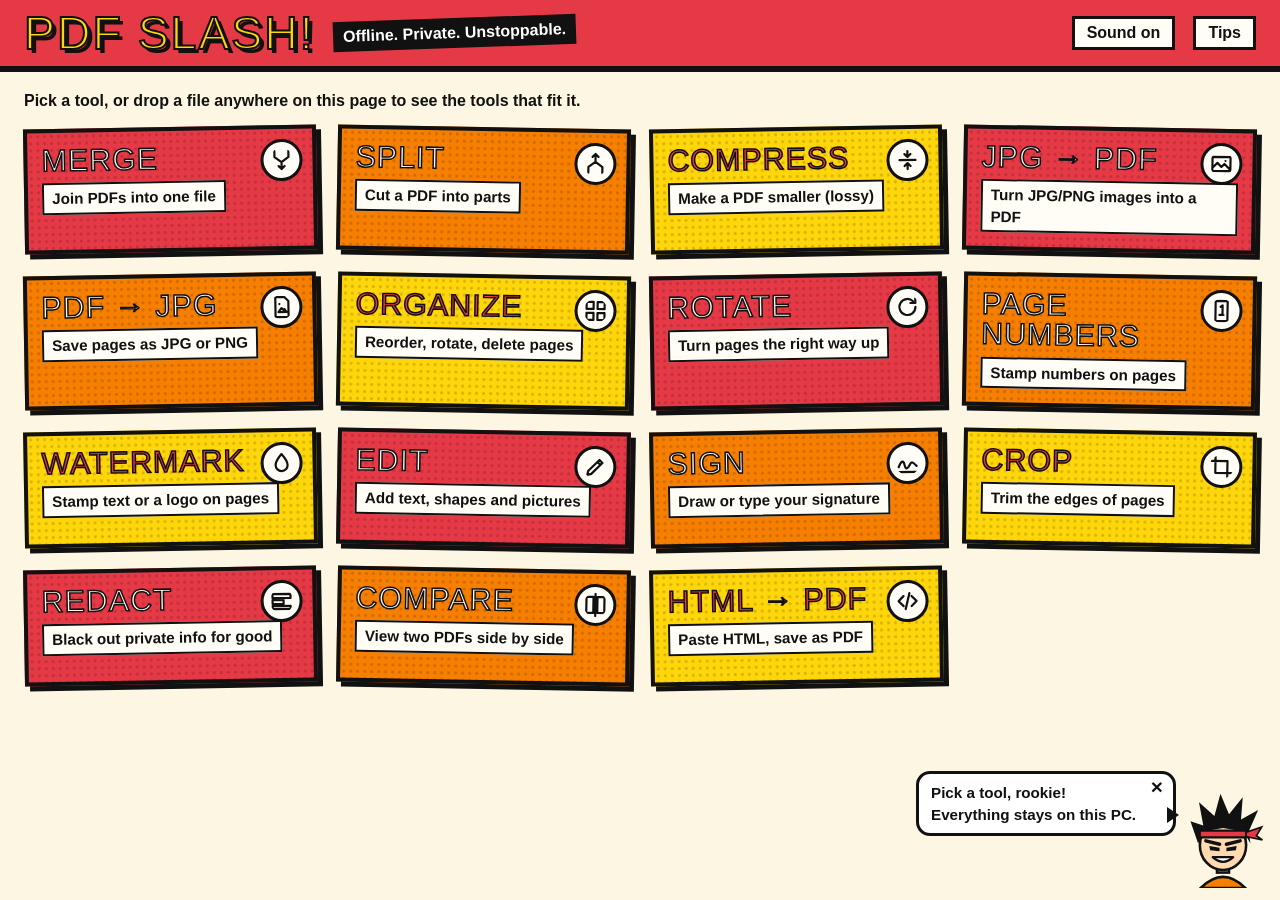
<file: index.html>
<!doctype html>
<html lang="en">
<head>
<meta charset="utf-8">
<meta name="viewport" content="width=device-width, initial-scale=1">
<title>PDF Slash!</title>
<link rel="icon" href="icon.ico">
<link rel="stylesheet" href="style.css">
</head>
<body>

<header class="top">
  <a class="logo" href="#/">PDF SLASH!</a>
  <span class="tagline">Offline. Private. Unstoppable.</span>
  <button class="head-btn" id="sound-btn" type="button" aria-pressed="true">Sound on</button>
  <button class="head-btn" id="tips-btn" type="button" aria-pressed="true">Tips</button>
</header>

<main id="home">
  <div class="filter" id="filter" hidden>
    <span>Tools for <b id="filter-name"></b></span>
    <button type="button" id="filter-clear">Show all tools</button>
  </div>
  <p class="hint" id="home-hint">Pick a tool, or drop a file anywhere on this page to see the tools that fit it.</p>
  <nav class="grid" id="grid" aria-label="Tools"></nav>
</main>

<svg id="speed" viewBox="0 0 200 200" preserveAspectRatio="xMidYMid slice" aria-hidden="true" hidden><path d="M145 100L260 99L260 103ZM148 109L257 129L257 131ZM153 119L251 154L249 158ZM154 129L242 174L240 178ZM146 136L228 196L225 200ZM134 135L211 215L209 217ZM135 149L196 228L192 231ZM117 139L166 246L163 247ZM117 159L145 254L142 254ZM107 164L120 259L116 259ZM97 142L92 260L87 260ZM87 158L67 257L64 256ZM86 137L45 250L39 248ZM76 147L29 243L25 241ZM60 153L6 229L1 226ZM66 132L-15 212L-18 208ZM51 132L-33 189L-35 186ZM46 126L-44 170L-45 167ZM52 112L-55 141L-56 136ZM43 105L-59 117L-60 111ZM49 98L-60 99L-60 92ZM54 91L-57 72L-57 69ZM54 83L-51 47L-50 43ZM66 81L-42 26L-39 20ZM62 71L-28 4L-24 -1ZM65 63L-11 -15L-8 -18ZM71 59L4 -28L9 -32ZM73 38L35 -46L40 -48ZM84 38L57 -54L61 -55ZM93 54L72 -58L79 -59ZM101 57L100 -60L106 -60ZM107 60L128 -58L131 -57ZM121 42L152 -51L156 -50ZM130 46L176 -41L181 -38ZM125 70L199 -25L205 -21ZM135 65L213 -14L216 -10ZM133 78L232 10L236 15ZM140 82L246 34L247 36ZM141 88L252 51L254 57ZM165 91L258 76L259 82Z"/></svg>

<main id="tool" hidden></main>

<aside class="mascot" id="mascot">
  <div class="bubble">
    <p id="tip">Pick a tool, rookie! Everything stays on this PC.</p>
    <button type="button" class="bubble-x" id="mascot-x" aria-label="Hide tips">&times;</button>
  </div>
  <!-- Original hero: spiky hair, red headband, big grin. -->
  <svg class="hero" viewBox="0 0 100 112" aria-hidden="true">
    <path d="M24 112 Q50 86 76 112Z" fill="#f77f00" stroke="#111" stroke-width="3"/>
    <rect x="43" y="82" width="14" height="12" fill="#ffd9b0" stroke="#111" stroke-width="3"/>
    <ellipse cx="50" cy="62" rx="27" ry="29" fill="#ffd9b0" stroke="#111" stroke-width="3"/>
    <path d="M21 60 12 34 27 39 22 12 40 28 47 2 57 26 73 6 71 32 91 21 80 46 82 60 74 46 50 42 27 46Z" fill="#111"/>
    <path d="M23 45h54v8H23z" fill="#e63946" stroke="#111" stroke-width="2.5"/>
    <path d="M77 47 95 41 89 51 96 56 77 52Z" fill="#e63946" stroke="#111" stroke-width="2"/>
    <path d="M30 57 46 61M70 57 54 61" stroke="#111" stroke-width="4" stroke-linecap="round"/>
    <path d="M34 63 46 65 46 69 35 68ZM66 63 54 65 54 69 65 68Z" fill="#111"/>
    <path d="M38 76Q50 87 62 76Z" fill="#fff" stroke="#111" stroke-width="2.5" stroke-linejoin="round"/>
  </svg>
</aside>

<div class="burst" id="burst" aria-hidden="true">
  <svg viewBox="0 0 100 100"><polygon points="100,50 83,57 92,67 78,69 85,85 69,78 67,92 57,83 50,100 43,83 33,92 31,78 15,85 22,69 8,67 17,57 0,50 17,43 8,33 22,31 15,15 31,22 33,8 43,17 50,0 57,17 67,8 69,22 85,15 78,31 92,33 83,43"/></svg>
  <span id="burst-text">DONE!</span>
</div>

<div class="modal" id="modal" hidden>
  <div class="modal-box" role="dialog" aria-modal="true" aria-labelledby="modal-msg">
    <p id="modal-msg"></p>
    <div class="modal-btns">
      <button type="button" class="btn red" id="modal-yes">Yes, go</button>
      <button type="button" class="btn" id="modal-no">Cancel</button>
    </div>
  </div>
</div>

<script src="app.js"></script>
</body>
</html>
</file>
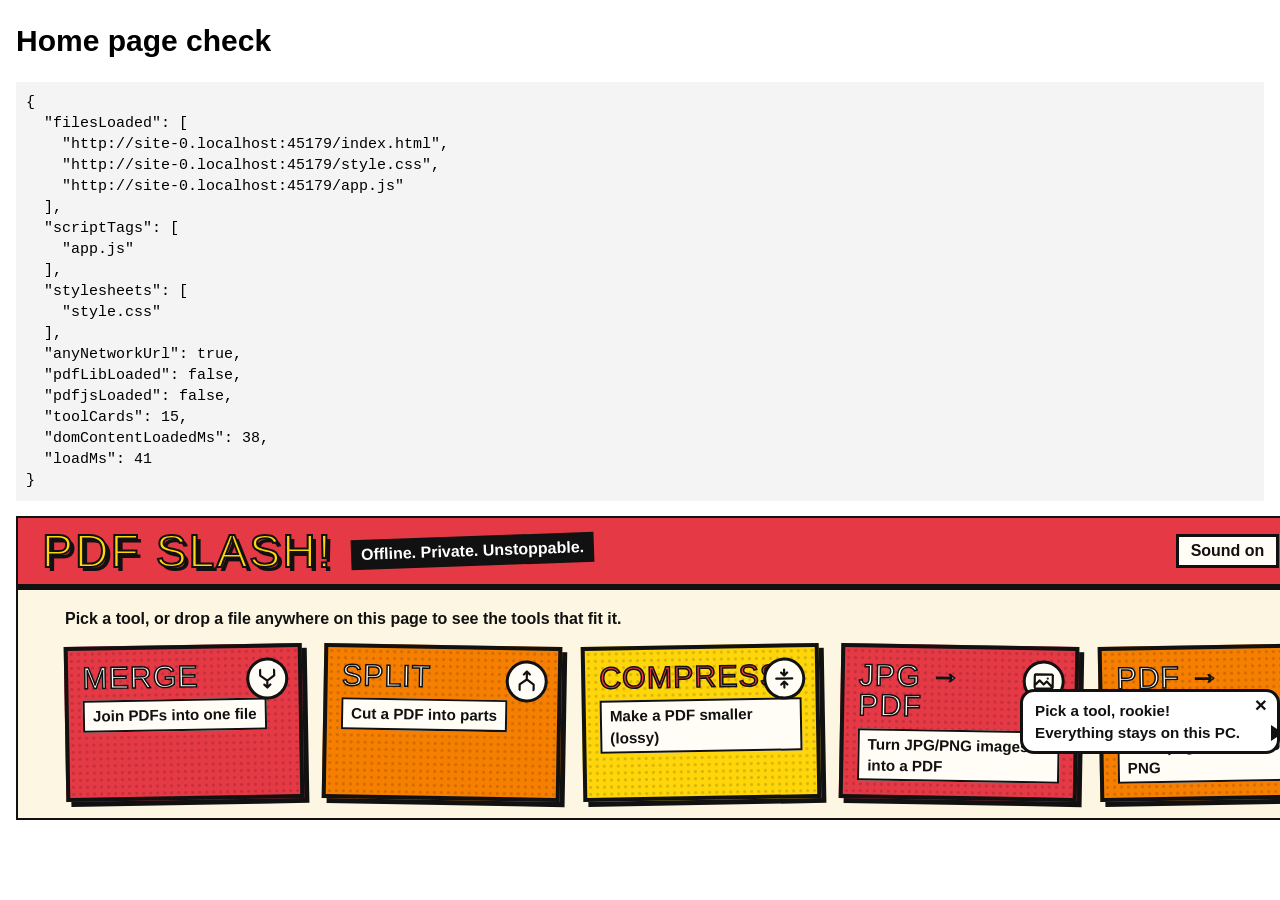
<file: test-files/check-home.html>
<!doctype html>
<html lang="en">
<head>
<meta charset="utf-8">
<title>Home page check</title>
<style>body{font:15px/1.4 "Segoe UI",Arial,sans-serif;margin:16px}iframe{width:1366px;height:300px;border:2px solid #111}pre{background:#f4f4f4;padding:10px}</style>
</head>
<body>
<!-- Test helper: loads the home page in a frame and lists every file it loaded.
     Needs a browser started with --allow-file-access-from-files to read the frame from file://. -->
<h1>Home page check</h1>
<pre id="out">running…</pre>
<iframe id="f" src="../index.html"></iframe>
<script>
document.getElementById('f').onload = function () {
  const out = document.getElementById('out');
  try {
    const w = this.contentWindow;
    const nav = w.performance.getEntriesByType('navigation')[0];
    const files = [nav.name].concat(w.performance.getEntriesByType('resource').map(r => r.name));
    out.textContent = JSON.stringify({
      filesLoaded: files.map(u => decodeURIComponent(u).replace(/^.*anime-pdf\//, '')),
      // file:// sub-files don't get timing entries, so also list every script and stylesheet tag on the page.
      scriptTags: [...w.document.scripts].map(s => s.getAttribute('src')),
      stylesheets: [...w.document.querySelectorAll('link[rel=stylesheet]')].map(l => l.getAttribute('href')),
      anyNetworkUrl: files.some(u => /^https?:/.test(u)),
      pdfLibLoaded: typeof w.PDFLib !== 'undefined',
      pdfjsLoaded: typeof w.pdfjsLib !== 'undefined',
      toolCards: w.document.querySelectorAll('#grid a.card').length,
      domContentLoadedMs: Math.round(nav.domContentLoadedEventEnd),
      loadMs: Math.round(nav.loadEventEnd)
    }, null, 2);
  } catch (e) {
    out.textContent = 'Could not read the frame: ' + e.message;
  }
};
</script>
</body>
</html>
</file>
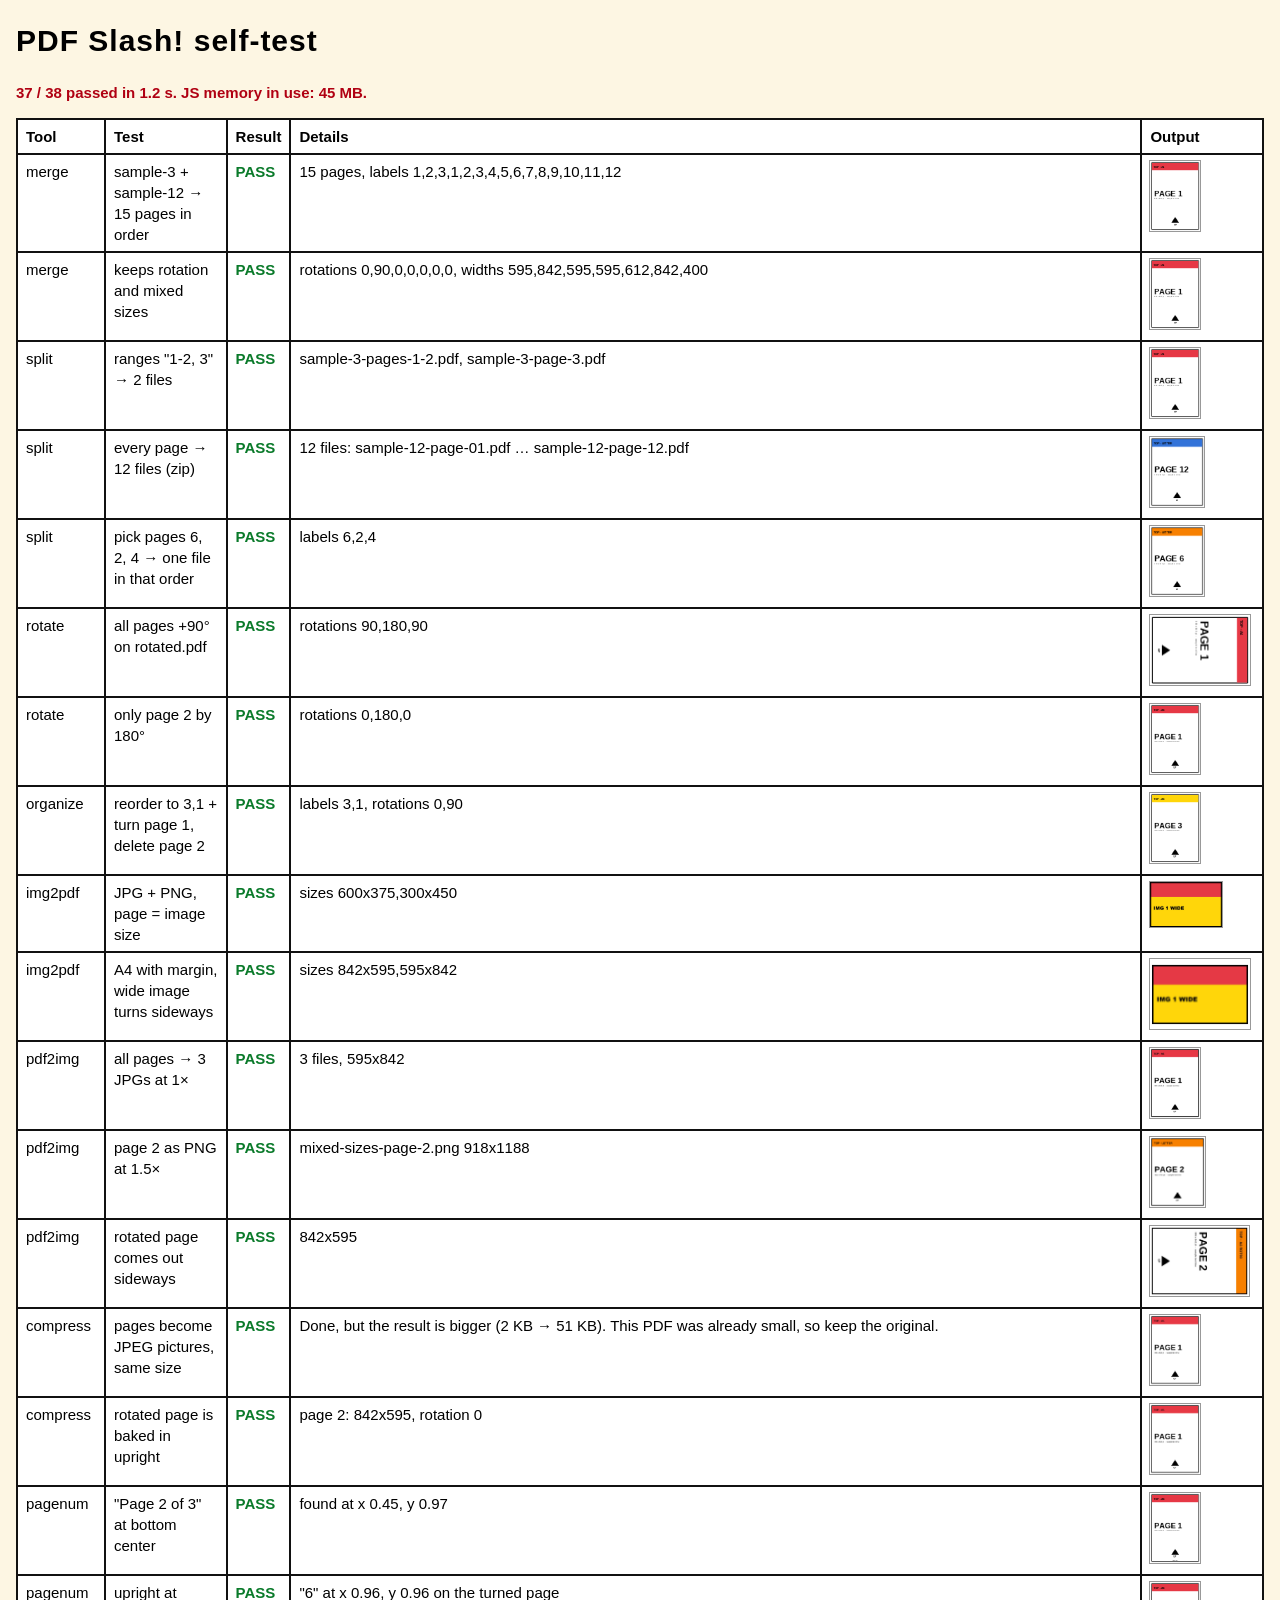
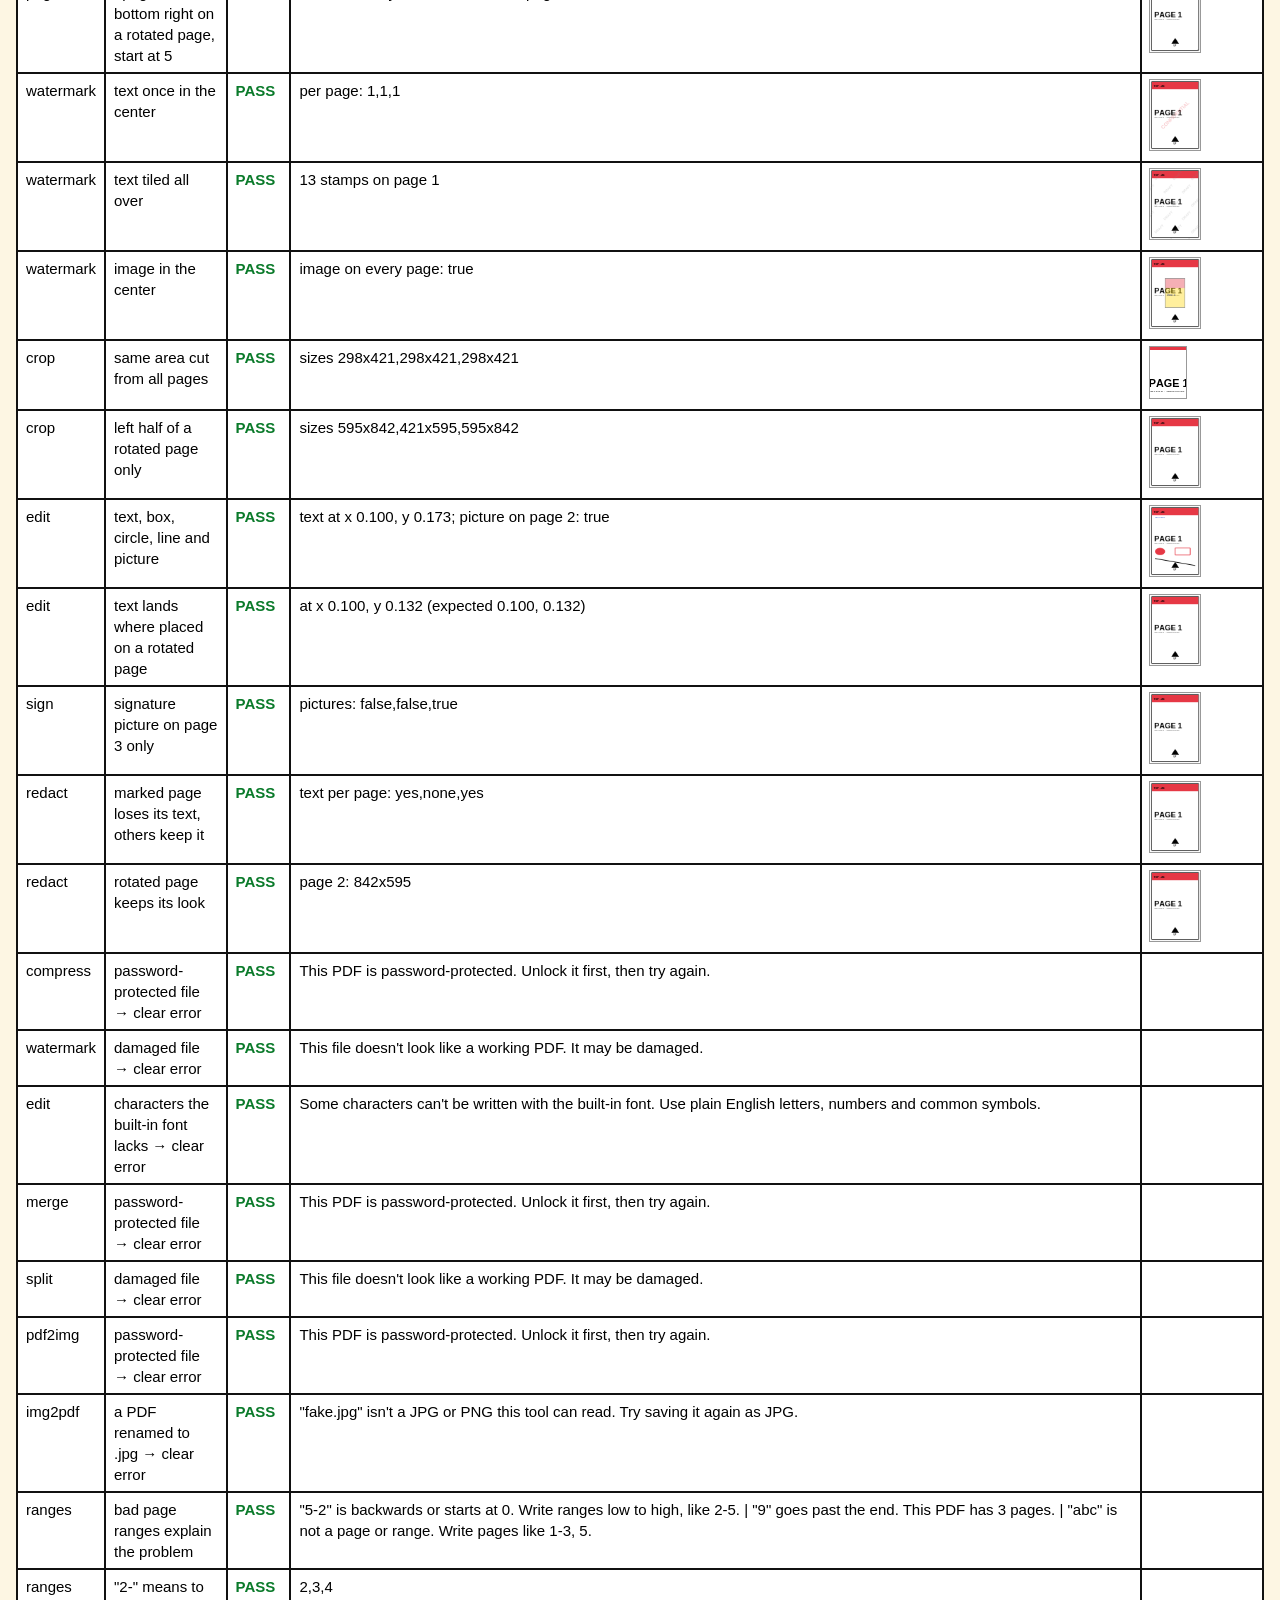
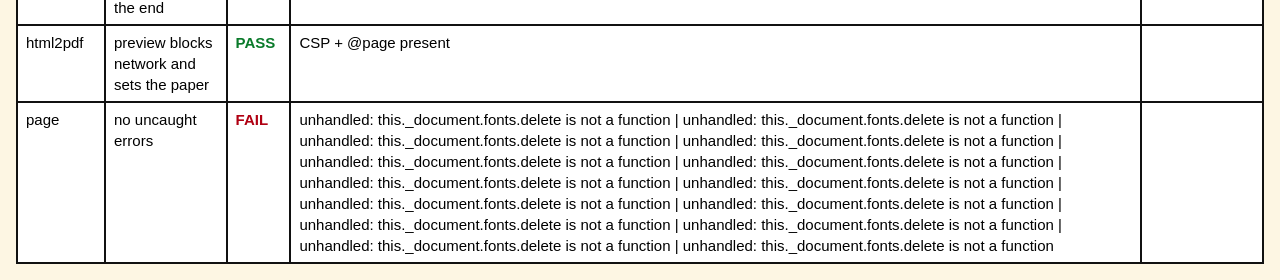
<file: test-files/selftest.html>
<!doctype html>
<html lang="en">
<head>
<meta charset="utf-8">
<title>PDF Slash! self-test</title>
<style>
  body { font: 15px/1.4 "Segoe UI", Arial, sans-serif; margin: 16px; background: #fdf6e3; }
  h1 { font-family: Impact, "Arial Black", sans-serif; letter-spacing: 1px; }
  table { border-collapse: collapse; background: #fff; }
  td, th { border: 2px solid #111; padding: 6px 8px; vertical-align: top; text-align: left; }
  .pass { color: #0a7a2a; font-weight: 700; }
  .fail { color: #b00012; font-weight: 700; }
  canvas, img { max-height: 70px; outline: 1px solid #999; margin-right: 4px; }
  #out { display: none; }
</style>
</head>
<body>
<!-- Double-click to run. Runs every tool's run() on the sample files, then re-opens each output
     with pdf.js AND pdf-lib (or decodes each image) to check it is valid and correct. -->
<h1>PDF Slash! self-test</h1>
<p id="sum">Running…</p>
<table><thead><tr><th>Tool</th><th>Test</th><th>Result</th><th>Details</th><th>Output</th></tr></thead><tbody id="rows"></tbody></table>
<pre id="out"></pre>

<script>window.APP_ROOT = '../';</script>
<script src="../app.js"></script>
<script src="samples.js"></script>
<script src="../tools/merge.js"></script>
<script src="../tools/split.js"></script>
<script src="../tools/organize.js"></script>
<script src="../tools/rotate.js"></script>
<script src="../tools/img2pdf.js"></script>
<script src="../tools/pdf2img.js"></script>
<script src="../tools/compress.js"></script>
<script src="../tools/pagenum.js"></script>
<script src="../tools/watermark.js"></script>
<script src="../tools/crop.js"></script>
<script src="../tools/edit.js"></script>
<script src="../tools/sign.js"></script>
<script src="../tools/redact.js"></script>
<script src="../tools/compare.js"></script>
<script src="../tools/html2pdf.js"></script>
<script>
'use strict';
const errors = [];
window.addEventListener('error', e => errors.push(e.message));
window.addEventListener('unhandledrejection', e => errors.push('unhandled: ' + (e.reason && e.reason.message)));

function entry(name) {
  const bin = atob(SAMPLES[name]), bytes = new Uint8Array(bin.length);
  for (let i = 0; i < bin.length; i++) bytes[i] = bin.charCodeAt(i);
  return { name, bytes, kind: name.endsWith('.pdf') ? 'pdf' : 'img', size: bytes.length, doc: null };
}
const noProgress = async () => {};
const eq = (a, b) => JSON.stringify(a) === JSON.stringify(b);

// Opens an output PDF in both engines and reads size, rotation and the "PAGE n" label of every page.
async function inspect(data) {
  const u8 = data instanceof Blob ? new Uint8Array(await data.arrayBuffer()) : data;
  const lib = await App.loadPdf(u8);           // pdf-lib must open it
  const doc = await App.openPdfjs(u8);         // pdf.js must open it
  const pages = [];
  for (let n = 1; n <= doc.numPages; n++) {
    const p = await doc.getPage(n);
    const vp = p.getViewport({ scale: 1 }), items = (await p.getTextContent()).items;
    const text = items.map(i => i.str).join(' ');
    const m = text.match(/PAGE (\d+)/);
    // where each text run starts, as a share of the page as displayed (0,0 = top left)
    const spots = items.filter(i => i.str.trim()).map(i => {
      const [x, y] = vp.convertToViewportPoint(i.transform[4], i.transform[5]);
      return { str: i.str, fx: x / vp.width, fy: y / vp.height };
    });
    const ops = (await p.getOperatorList()).fnArray;
    const image = ops.includes(pdfjsLib.OPS.paintImageXObject) || ops.includes(pdfjsLib.OPS.paintInlineImageXObject);
    pages.push({ w: Math.round(vp.width), h: Math.round(vp.height), rot: p.rotate, label: m ? +m[1] : null, text, spots, image });
    p.cleanup();
  }
  if (lib.getPageCount() !== doc.numPages) throw new Error('engines disagree on page count');
  return { doc, pages, labels: pages.map(p => p.label), rots: pages.map(p => p.rot) };
}
async function imageSize(blob) {
  const bmp = await createImageBitmap(blob);
  const s = { w: bmp.width, h: bmp.height };
  bmp.close();
  return s;
}

const T = [
  ['merge', 'sample-3 + sample-12 → 15 pages in order', ['sample-3.pdf', 'sample-12.pdf'], {}, async o => {
    const r = await inspect(o.files[0].data);
    return [o.files.length === 1 && eq(r.labels, [1, 2, 3, 1, 2, 3, 4, 5, 6, 7, 8, 9, 10, 11, 12]) && r.pages[3].w === 612, `${r.pages.length} pages, labels ${r.labels.join(',')}`, r.doc];
  }],
  ['merge', 'keeps rotation and mixed sizes', ['rotated.pdf', 'mixed-sizes.pdf'], {}, async o => {
    const r = await inspect(o.files[0].data);
    return [r.pages.length === 7 && r.rots[1] === 90 && r.pages[5].w === 842 && r.pages[6].w === 400, `rotations ${r.rots}, widths ${r.pages.map(p => p.w)}`, r.doc];
  }],
  ['split', 'ranges "1-2, 3" → 2 files', ['sample-3.pdf'], { mode: 'ranges', ranges: [[1, 2], [3, 3]] }, async o => {
    const a = await inspect(o.files[0].data), b = await inspect(o.files[1].data);
    return [o.files.length === 2 && o.files[0].name === 'sample-3-pages-1-2.pdf' && o.files[1].name === 'sample-3-page-3.pdf' && eq(a.labels, [1, 2]) && eq(b.labels, [3]),
      o.files.map(f => f.name).join(', '), a.doc];
  }],
  ['split', 'every page → 12 files (zip)', ['sample-12.pdf'], { mode: 'each' }, async o => {
    const last = await inspect(o.files[11].data);
    return [o.files.length === 12 && o.files[0].name === 'sample-12-page-01.pdf' && o.zip === 'sample-12-split.zip' && eq(last.labels, [12]),
      `${o.files.length} files: ${o.files[0].name} … ${o.files[11].name}`, last.doc];
  }],
  ['split', 'pick pages 6, 2, 4 → one file in that order', ['sample-12.pdf'], { mode: 'pick', pages: [6, 2, 4] }, async o => {
    const r = await inspect(o.files[0].data);
    return [o.files.length === 1 && eq(r.labels, [6, 2, 4]), `labels ${r.labels}`, r.doc];
  }],
  ['rotate', 'all pages +90° on rotated.pdf', ['rotated.pdf'], { angle: 90, pages: null }, async o => {
    const r = await inspect(o.files[0].data);
    return [eq(r.rots, [90, 180, 90]), `rotations ${r.rots}`, r.doc];
  }],
  ['rotate', 'only page 2 by 180°', ['sample-3.pdf'], { angle: 180, pages: [2] }, async o => {
    const r = await inspect(o.files[0].data);
    return [eq(r.rots, [0, 180, 0]), `rotations ${r.rots}`, r.doc];
  }],
  ['organize', 'reorder to 3,1 + turn page 1, delete page 2', ['sample-3.pdf'], { order: [{ i: 2, rot: 0 }, { i: 0, rot: 90 }] }, async o => {
    const r = await inspect(o.files[0].data);
    return [eq(r.labels, [3, 1]) && eq(r.rots, [0, 90]), `labels ${r.labels}, rotations ${r.rots}`, r.doc];
  }],
  ['img2pdf', 'JPG + PNG, page = image size', ['photo-wide.jpg', 'photo-tall.png'], { size: 'fit', margin: 0 }, async o => {
    const r = await inspect(o.files[0].data);
    return [o.files[0].name === 'photo-wide-combined.pdf' && eq(r.pages.map(p => [p.w, p.h]), [[600, 375], [300, 450]]), `sizes ${r.pages.map(p => p.w + 'x' + p.h)}`, r.doc];
  }],
  ['img2pdf', 'A4 with margin, wide image turns sideways', ['photo-wide.jpg', 'photo-tall.png'], { size: 'a4', margin: 20 }, async o => {
    const r = await inspect(o.files[0].data);
    return [eq(r.pages.map(p => [p.w, p.h]), [[842, 595], [595, 842]]), `sizes ${r.pages.map(p => p.w + 'x' + p.h)}`, r.doc];
  }],
  ['pdf2img', 'all pages → 3 JPGs at 1×', ['sample-3.pdf'], { type: 'jpg', quality: 0.85, scale: 1, pages: null }, async o => {
    const s = await imageSize(o.files[0].data);
    return [o.files.length === 3 && o.files[2].name === 'sample-3-page-3.jpg' && o.files[0].type === 'image/jpeg' && s.w === 595 && s.h === 842, `${o.files.length} files, ${s.w}x${s.h}`, o.files[0].data];
  }],
  ['pdf2img', 'page 2 as PNG at 1.5×', ['mixed-sizes.pdf'], { type: 'png', quality: 0.85, scale: 1.5, pages: [2] }, async o => {
    const s = await imageSize(o.files[0].data);
    return [o.files.length === 1 && o.files[0].name === 'mixed-sizes-page-2.png' && s.w === 918 && s.h === 1188, `${o.files[0].name} ${s.w}x${s.h}`, o.files[0].data];
  }],
  ['pdf2img', 'rotated page comes out sideways', ['rotated.pdf'], { type: 'jpg', quality: 0.8, scale: 1, pages: [2] }, async o => {
    const s = await imageSize(o.files[0].data);
    return [s.w === 842 && s.h === 595, `${s.w}x${s.h}`, o.files[0].data];
  }],
  ['compress', 'pages become JPEG pictures, same size', ['sample-3.pdf'], { quality: 0.6, scale: 1 }, async o => {
    const r = await inspect(o.files[0].data);
    return [r.pages.length === 3 && r.pages.every(p => p.image && !p.text.trim() && p.w === 595 && p.h === 842) && /→/.test(o.message), o.message, r.doc];
  }],
  ['compress', 'rotated page is baked in upright', ['rotated.pdf'], { quality: 0.6, scale: 1 }, async o => {
    const r = await inspect(o.files[0].data);
    return [r.pages[1].w === 842 && r.pages[1].h === 595 && r.pages[1].rot === 0, `page 2: ${r.pages[1].w}x${r.pages[1].h}, rotation ${r.pages[1].rot}`, r.doc];
  }],
  ['pagenum', '"Page 2 of 3" at bottom center', ['sample-3.pdf'], { pos: 'bc', format: 'of', start: 1, size: 12 }, async o => {
    const r = await inspect(o.files[0].data), s = r.pages[1].spots.find(t => t.str === 'Page 2 of 3');
    return [!!s && Math.abs(s.fx - 0.46) < 0.05 && s.fy > 0.95, s ? `found at x ${s.fx.toFixed(2)}, y ${s.fy.toFixed(2)}` : 'not found', r.doc];
  }],
  ['pagenum', 'upright at bottom right on a rotated page, start at 5', ['rotated.pdf'], { pos: 'br', format: 'n', start: 5, size: 12 }, async o => {
    const r = await inspect(o.files[0].data), s = r.pages[1].spots.find(t => t.str === '6');
    return [!!s && s.fx > 0.9 && s.fy > 0.92, s ? `"6" at x ${s.fx.toFixed(2)}, y ${s.fy.toFixed(2)} on the turned page` : 'not found', r.doc];
  }],
  ['watermark', 'text once in the center', ['sample-3.pdf'], { type: 'text', layout: 'center', opacity: 0.25, text: 'CONFIDENTIAL', size: 60, angle: 45, color: 'red' }, async o => {
    const r = await inspect(o.files[0].data), hits = r.pages.map(p => p.spots.filter(t => t.str === 'CONFIDENTIAL').length);
    return [hits.every(n => n === 1), `per page: ${hits}`, r.doc];
  }],
  ['watermark', 'text tiled all over', ['sample-3.pdf'], { type: 'text', layout: 'tile', opacity: 0.25, text: 'DRAFT', size: 40, angle: 45, color: 'gray' }, async o => {
    const r = await inspect(o.files[0].data), n = r.pages[0].spots.filter(t => t.str === 'DRAFT').length;
    return [n >= 8, `${n} stamps on page 1`, r.doc];
  }],
  ['watermark', 'image in the center', ['sample-3.pdf'], { type: 'image', layout: 'center', opacity: 0.4, scale: 0.4, img: { bytes: entry('photo-tall.png').bytes, kind: 'png' } }, async o => {
    const r = await inspect(o.files[0].data);
    return [r.pages.every(p => p.image), 'image on every page: ' + r.pages.every(p => p.image), r.doc];
  }],
  ['crop', 'same area cut from all pages', ['sample-3.pdf'], { x: 0.1, y: 0.1, w: 0.5, h: 0.5, pages: null }, async o => {
    const r = await inspect(o.files[0].data);
    return [r.pages.every(p => p.w === 298 && p.h === 421), `sizes ${r.pages.map(p => p.w + 'x' + p.h)}`, r.doc];
  }],
  ['crop', 'left half of a rotated page only', ['rotated.pdf'], { x: 0, y: 0, w: 0.5, h: 1, pages: [2] }, async o => {
    const r = await inspect(o.files[0].data);
    return [r.pages[1].w === 421 && r.pages[1].h === 595 && r.pages[0].w === 595, `sizes ${r.pages.map(p => p.w + 'x' + p.h)}`, r.doc];
  }],
  ['edit', 'text, box, circle, line and picture', ['sample-3.pdf'], { boxes: [
    { page: 1, type: 'text', text: 'HELLO EDIT', size: 20, color: 'blue', x: 0.1, y: 0.15, w: 0.4, h: 0.05 },
    { page: 1, type: 'rect', color: 'red', x: 0.5, y: 0.6, w: 0.3, h: 0.1 },
    { page: 1, type: 'ellipse', color: 'red', fill: true, x: 0.1, y: 0.6, w: 0.2, h: 0.1 },
    { page: 1, type: 'line', color: 'black', dir: 'down', x: 0.1, y: 0.75, w: 0.8, h: 0.1 },
    { page: 2, type: 'image', img: { bytes: entry('photo-wide.jpg').bytes, kind: 'jpg' }, x: 0.2, y: 0.2, w: 0.5, h: 0.2 }] }, async o => {
    const r = await inspect(o.files[0].data), s = r.pages[0].spots.find(t => t.str === 'HELLO EDIT');
    return [!!s && Math.abs(s.fx - 0.1) < 0.01 && Math.abs(s.fy - 0.173) < 0.01 && r.pages[1].image && !r.pages[0].image,
      s ? `text at x ${s.fx.toFixed(3)}, y ${s.fy.toFixed(3)}; picture on page 2: ${r.pages[1].image}` : 'text not found', r.doc];
  }],
  ['edit', 'text lands where placed on a rotated page', ['rotated.pdf'], { boxes: [{ page: 2, type: 'text', text: 'TURNED', size: 20, color: 'black', x: 0.1, y: 0.1, w: 0.3, h: 0.05 }] }, async o => {
    const r = await inspect(o.files[0].data), s = r.pages[1].spots.find(t => t.str === 'TURNED');
    return [!!s && Math.abs(s.fx - 0.1) < 0.01 && Math.abs(s.fy - 0.132) < 0.01, s ? `at x ${s.fx.toFixed(3)}, y ${s.fy.toFixed(3)} (expected 0.100, 0.132)` : 'not found', r.doc];
  }],
  ['sign', 'signature picture on page 3 only', ['sample-3.pdf'], { boxes: [{ page: 3, type: 'image', img: { bytes: entry('photo-tall.png').bytes, kind: 'png' }, x: 0.55, y: 0.75, w: 0.3, h: 0.1 }] }, async o => {
    const r = await inspect(o.files[0].data);
    return [eq(r.pages.map(p => p.image), [false, false, true]), 'pictures: ' + r.pages.map(p => p.image), r.doc];
  }],
  ['redact', 'marked page loses its text, others keep it', ['sample-3.pdf'], { scale: 1, boxes: [{ page: 2, x: 0, y: 0.3, w: 1, h: 0.4 }] }, async o => {
    const r = await inspect(o.files[0].data);
    return [r.pages.length === 3 && !r.pages[1].text.trim() && r.pages[1].image && r.labels[0] === 1 && r.labels[2] === 3 && r.pages.every(p => p.w === 595),
      `text per page: ${r.pages.map(p => p.text.trim() ? 'yes' : 'none')}`, r.doc];
  }],
  ['redact', 'rotated page keeps its look', ['rotated.pdf'], { scale: 1, boxes: [{ page: 2, x: 0.1, y: 0.1, w: 0.2, h: 0.2 }] }, async o => {
    const r = await inspect(o.files[0].data);
    return [r.pages[1].w === 842 && r.pages[1].h === 595 && r.pages[1].rot === 0, `page 2: ${r.pages[1].w}x${r.pages[1].h}`, r.doc];
  }],
  ['compress', 'password-protected file → clear error', ['locked.pdf'], { quality: 0.6, scale: 1 }, null, /password-protected/],
  ['watermark', 'damaged file → clear error', ['broken.pdf'], { type: 'text', layout: 'center', opacity: 0.3, text: 'X', size: 40, angle: 0, color: 'gray' }, null, /damaged/],
  ['edit', 'characters the built-in font lacks → clear error', ['sample-3.pdf'], { boxes: [{ page: 1, type: 'text', text: '日本', size: 20, color: 'black', x: 0.1, y: 0.1, w: 0.3, h: 0.05 }] }, null, /built-in font/],
  ['merge', 'password-protected file → clear error', ['sample-3.pdf', 'locked.pdf'], {}, null, /password-protected/],
  ['split', 'damaged file → clear error', ['broken.pdf'], { mode: 'each' }, null, /damaged/],
  ['pdf2img', 'password-protected file → clear error', ['locked.pdf'], { type: 'jpg', scale: 1 }, null, /password-protected/],
  ['img2pdf', 'a PDF renamed to .jpg → clear error', [['sample-3.pdf', 'fake.jpg']], { size: 'fit', margin: 0 }, null, /isn't a JPG or PNG/],
];

async function main() {
  const rows = document.getElementById('rows'), lines = [];
  let pass = 0, total = 0;
  const add = (tool, name, ok, detail, preview) => {
    total++;
    if (ok) pass++;
    const tr = App.h('tr', null, App.h('td', { text: tool }), App.h('td', { text: name }),
      App.h('td', { class: ok ? 'pass' : 'fail', text: ok ? 'PASS' : 'FAIL' }), App.h('td', { text: detail }), App.h('td', null, preview || ''));
    rows.append(tr);
    lines.push(`${ok ? 'PASS' : 'FAIL'}  ${tool.padEnd(9)} ${name}  — ${detail}`);
  };
  const t0 = performance.now();
  for (const [toolId, name, files, opts, check, expectErr] of T) {
    const tool = App.tool(toolId);
    const entries = files.map(f => Array.isArray(f) ? Object.assign(entry(f[0]), { name: f[1] }) : entry(f));
    try {
      for (const lib of tool.libs) await App.need(lib);
      const out = await tool.run(entries, opts, noProgress);
      if (expectErr) { add(toolId, name, false, 'expected an error, got a file'); continue; }
      const [ok, detail, thing] = await check(out);
      let preview = null;
      if (thing instanceof Blob) {
        preview = App.h('img', { alt: '' });
        const url = URL.createObjectURL(thing);
        preview.onload = () => URL.revokeObjectURL(url);
        preview.src = url;
      } else if (thing) {
        preview = await App.renderPage(thing, 1, 0.12);
        thing.destroy();
      }
      add(toolId, name, ok, detail, preview);
    } catch (e) {
      const msg = App.friendly(e);
      add(toolId, name, !!expectErr && expectErr.test(msg), msg);
    }
  }
  // Range parser messages
  const msgOf = fn => { try { fn(); return 'no error'; } catch (e) { return App.friendly(e); } };
  const m1 = msgOf(() => App.parseRanges('5-2', 3)), m2 = msgOf(() => App.parseRanges('9', 3)), m3 = msgOf(() => App.parseRanges('abc', 3));
  add('ranges', 'bad page ranges explain the problem', /backwards/.test(m1) && /past the end/.test(m2) && /not a page/.test(m3), [m1, m2, m3].join(' | '));
  add('ranges', '"2-" means to the end', eq(App.rangePages(App.parseRanges('2-', 4)), [2, 3, 4]), App.rangePages(App.parseRanges('2-', 4)).join(','));
  const html = App.tool('html2pdf').buildDoc('<h1>Hi</h1><script>alert(1)<\/script>', { paper: 'A4', orient: 'portrait', margin: 'normal' });
  add('html2pdf', 'preview blocks network and sets the paper', /default-src 'none'/.test(html) && /size: A4 portrait/.test(html) && /<h1>Hi<\/h1>/.test(html), 'CSP + @page present');
  add('page', 'no uncaught errors', errors.length === 0, errors.join(' | ') || 'none');

  const secs = ((performance.now() - t0) / 1000).toFixed(1);
  const mem = performance.memory ? ` JS memory in use: ${(performance.memory.usedJSHeapSize / 1048576).toFixed(0)} MB.` : '';
  document.getElementById('sum').textContent = `${pass} / ${total} passed in ${secs} s.${mem}`;
  document.getElementById('sum').className = pass === total ? 'pass' : 'fail';
  document.getElementById('out').textContent = document.getElementById('sum').textContent + '\n' + lines.join('\n');
}
main();
</script>
</body>
</html>
</file>
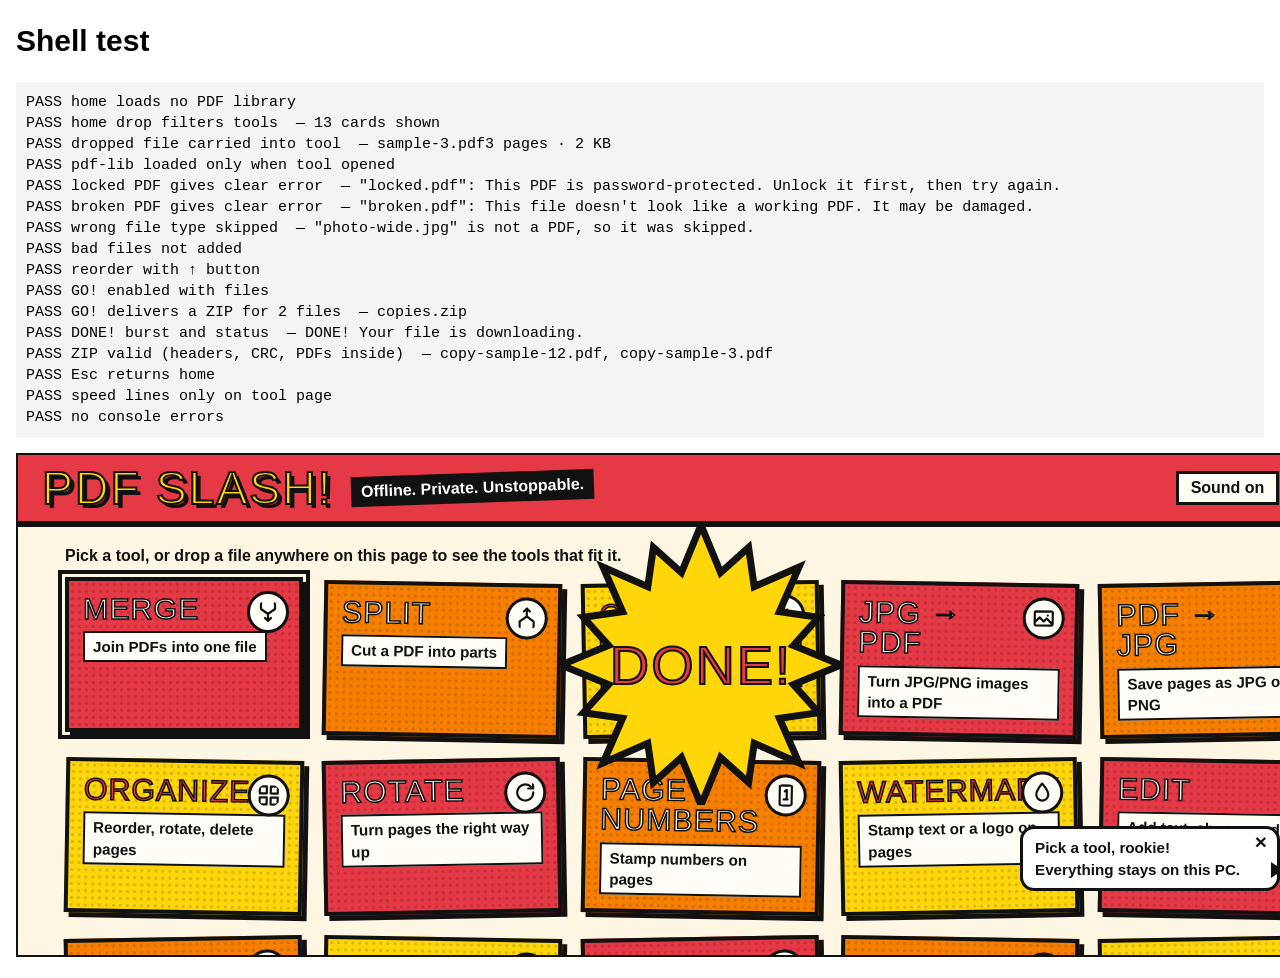
<file: test-files/shell-test.html>
<!doctype html>
<html lang="en">
<head>
<meta charset="utf-8">
<title>Shell test</title>
<style>body{font:15px/1.4 "Segoe UI",Arial,sans-serif;margin:16px}iframe{width:1366px;height:500px;border:2px solid #111}pre{background:#f4f4f4;padding:10px}</style>
</head>
<body>
<!-- Test helper for the app shell (routing, drop zone, errors, GO!, ZIP, Esc). Uses a stand-in tool so no real tool is needed.
     Needs a browser started with --allow-file-access-from-files. Downloads are caught, not saved. -->
<h1>Shell test</h1>
<pre id="out">running…</pre>
<iframe id="f" src="../index.html"></iframe>
<script src="samples.js"></script>
<script>
const out = document.getElementById('out');
const results = [];
const check = (name, ok, info) => results.push((ok ? 'PASS ' : 'FAIL ') + name + (info ? '  — ' + info : ''));
const wait = ms => new Promise(r => setTimeout(r, ms));
async function until(fn, ms = 8000) { const t = Date.now(); while (Date.now() - t < ms) { if (fn()) return true; await wait(50); } return false; }
function sampleFile(w, name) {
  const bin = atob(SAMPLES[name]), u8 = new Uint8Array(bin.length);
  for (let i = 0; i < bin.length; i++) u8[i] = bin.charCodeAt(i);
  return new w.File([u8], name, { type: name.endsWith('.pdf') ? 'application/pdf' : name.endsWith('.png') ? 'image/png' : 'image/jpeg' });
}
function drop(w, names) {
  const dt = new w.DataTransfer();
  names.forEach(n => dt.items.add(sampleFile(w, n)));
  w.document.body.dispatchEvent(new w.DragEvent('drop', { dataTransfer: dt, bubbles: true, cancelable: true }));
}

document.getElementById('f').onload = async function () {
  const w = this.contentWindow, d = w.document, $ = s => d.querySelector(s);
  const App = w.eval('App'); // top-level const in app.js is not a window property
  const errors = [];
  w.addEventListener('error', e => errors.push(e.message));
  const origErr = w.console.error;
  w.console.error = (...a) => { errors.push(a.join(' ')); origErr.apply(w.console, a); };
  const downloads = [];
  w.HTMLAnchorElement.prototype.click = function () { downloads.push({ name: this.download, href: this.href }); };
  try {
    check('home loads no PDF library', typeof w.PDFLib === 'undefined' && typeof w.pdfjsLib === 'undefined');

    // Drop a PDF on the home page: only PDF tools stay visible.
    drop(w, ['sample-3.pdf']);
    const visible = [...d.querySelectorAll('#grid a.card')].filter(a => !a.hidden).map(a => a.dataset.id);
    check('home drop filters tools', !$('#filter').hidden && visible.length === 13 && !visible.includes('img2pdf'), visible.length + ' cards shown');

    // Stand-in tool registered under "merge" so no tools/ file is needed.
    App.register('merge', {
      libs: ['pdflib'], multiple: true, tip: 'test tip',
      async run(files, opts, progress) {
        const outFiles = [];
        for (let i = 0; i < files.length; i++) {
          const doc = await App.loadPdf(files[i].bytes);
          outFiles.push({ name: 'copy-' + files[i].name, data: await doc.save() });
          await progress(i + 1, files.length);
        }
        return { files: outFiles, zip: 'copies.zip' };
      },
    });
    w.location.hash = '#/merge';
    await until(() => d.querySelectorAll('.files li').length === 1);
    const row = $('.files li');
    check('dropped file carried into tool', !!row && /3 pages/.test(row.textContent), row && row.textContent.replace(/[↑↓×]/g, ' ').trim());
    check('pdf-lib loaded only when tool opened', typeof w.PDFLib !== 'undefined' && typeof w.pdfjsLib === 'undefined');

    drop(w, ['locked.pdf']);
    await until(() => /password/i.test($('.status').textContent));
    check('locked PDF gives clear error', /password-protected/.test($('.status').textContent), $('.status').textContent);
    drop(w, ['broken.pdf']);
    await until(() => /damaged/i.test($('.status').textContent));
    check('broken PDF gives clear error', /damaged/.test($('.status').textContent), $('.status').textContent);
    drop(w, ['photo-wide.jpg']);
    await until(() => /not a PDF/.test($('.status').textContent));
    check('wrong file type skipped', /not a PDF/.test($('.status').textContent), $('.status').textContent);
    check('bad files not added', d.querySelectorAll('.files li').length === 1);

    drop(w, ['sample-12.pdf']);
    await until(() => d.querySelectorAll('.files li').length === 2);
    $('.files li button[aria-label^="Move sample-12"]').click(); // move up
    check('reorder with ↑ button', /sample-12/.test($('.files li').textContent));
    check('GO! enabled with files', !$('.go').disabled);

    $('.go').click();
    await until(() => downloads.length > 0, 30000);
    check('GO! delivers a ZIP for 2 files', downloads.length === 1 && downloads[0].name === 'copies.zip', downloads[0] && downloads[0].name);
    check('DONE! burst and status', $('#burst').classList.contains('show') && /DONE/.test($('.status').textContent), $('.status').textContent);

    // Read the ZIP back and verify its structure and CRCs.
    const buf = new Uint8Array(await (await w.fetch(downloads[0].href)).arrayBuffer());
    const dv = new DataView(buf.buffer);
    const eocd = buf.length - 22;
    const count = dv.getUint16(eocd + 10, true);
    let p = 0, names = [], crcOk = true;
    for (let i = 0; i < count; i++) {
      if (dv.getUint32(p, true) !== 0x04034b50) { crcOk = false; break; }
      const crc = dv.getUint32(p + 14, true), len = dv.getUint32(p + 18, true), nlen = dv.getUint16(p + 26, true);
      names.push(new TextDecoder().decode(buf.subarray(p + 30, p + 30 + nlen)));
      const data = buf.subarray(p + 30 + nlen, p + 30 + nlen + len);
      if (App.crc32(data) !== crc) crcOk = false;
      const head = new TextDecoder().decode(data.subarray(0, 5));
      if (head !== '%PDF-') crcOk = false;
      p += 30 + nlen + len;
    }
    check('ZIP valid (headers, CRC, PDFs inside)', dv.getUint32(eocd, true) === 0x06054b50 && count === 2 && crcOk, names.join(', '));

    // Esc goes home and frees the tool.
    d.body.dispatchEvent(new w.KeyboardEvent('keydown', { key: 'Escape', bubbles: true }));
    await until(() => !$('#home').hidden);
    check('Esc returns home', !$('#home').hidden && $('#tool').children.length === 0);
    check('speed lines only on tool page', $('#speed').hasAttribute('hidden'));

    check('no console errors', errors.length === 0, errors.join(' | '));
  } catch (e) {
    check('test crashed', false, e.message);
  }
  out.textContent = results.join('\n');
};
</script>
</body>
</html>
</file>
<file: style.css>
/* PDF Slash! theme: static manga look. Only transform/opacity ever change, and only on click or job end. */
:root {
  --red: #e63946;
  --orange: #f77f00;
  --yellow: #ffd60a;
  --ink: #111;
  --paper: #fdf6e3;
  --card: #fffdf5;
  --head: Impact, "Arial Black", Haettenschweiler, sans-serif;
  --body: "Segoe UI", Arial, sans-serif;
  --dots: radial-gradient(rgba(0, 0, 0, .16) 1.2px, transparent 1.7px) 0 0 / 7px 7px;
}

* { box-sizing: border-box; }
html { color-scheme: light; }
body {
  margin: 0;
  background: var(--paper);
  color: var(--ink);
  font: 16px/1.4 var(--body);
}
[hidden] { display: none !important; }
:focus-visible { outline: 4px solid var(--ink); outline-offset: 3px; }
button, input, select, textarea { font: inherit; color: inherit; }

/* ---------- header ---------- */
.top {
  display: flex;
  align-items: center;
  gap: 18px;
  padding: 10px 24px;
  background: var(--red);
  border-bottom: 6px solid var(--ink);
}
.logo {
  font: 2.9rem/1 var(--head);
  letter-spacing: 2px;
  color: var(--yellow);
  -webkit-text-stroke: 2px var(--ink);
  text-shadow: 4px 4px 0 var(--ink);
  text-decoration: none;
}
.logo:focus-visible { outline-color: var(--yellow); }
.tagline {
  background: var(--ink);
  color: #fff;
  font-weight: 700;
  padding: 4px 10px;
  transform: rotate(-2deg);
}
.head-btn {
  background: var(--card);
  border: 3px solid var(--ink);
  font-weight: 700;
  padding: 3px 12px;
  cursor: pointer;
}
#sound-btn { margin-left: auto; }
.head-btn[aria-pressed="false"] { opacity: .6; }
.head-btn:active { transform: translate(2px, 2px); }

/* ---------- home ---------- */
#home { max-width: 1320px; margin: 0 auto; padding: 14px 24px 140px; }
.hint { margin: 4px 0 14px; font-weight: 600; }
body.dragging #home { outline: 6px dashed var(--ink); outline-offset: -8px; }
.filter {
  display: flex;
  align-items: center;
  gap: 14px;
  margin: 4px 0 14px;
  padding: 8px 14px;
  background: var(--yellow);
  border: 4px solid var(--ink);
  font-weight: 700;
}
.grid {
  display: grid;
  grid-template-columns: repeat(auto-fill, minmax(232px, 1fr));
  gap: 22px 20px;
}
.card {
  position: relative;
  display: block;
  min-height: 116px;
  padding: 12px 14px 14px;
  background: var(--dots), var(--c);
  border: 4px solid var(--ink);
  box-shadow: 5px 5px 0 var(--ink);
  color: var(--ink);
  text-decoration: none;
  --tilt: -1deg;
  transform: rotate(var(--tilt));
  transition: transform .15s ease-out;
}
.card:nth-child(even) { --tilt: 1deg; }
/* cards slam in one after another whenever the home page opens */
#grid .card { animation: card-in .24s ease-out backwards; animation-delay: calc(var(--i, 0) * 18ms); }
a.card:hover, a.card:focus-visible { transform: translateY(-5px) rotate(0deg); }
a.card:active { transform: translateY(-1px) scale(.97); transition-duration: .06s; }
.card.r { --c: var(--red); }
.card.o { --c: var(--orange); }
.card.y { --c: var(--yellow); }
.card h3 {
  margin: 0 52px 8px 0;
  font: 1.9rem/1 var(--head);
  letter-spacing: 1px;
  text-transform: uppercase;
  color: var(--card);
  -webkit-text-stroke: 1.5px var(--ink);
}
.card.y h3 { color: var(--red); }
.card p {
  display: inline-block;
  margin: 0;
  padding: 3px 8px;
  background: var(--card);
  border: 2px solid var(--ink);
  font-size: .95rem;
  font-weight: 600;
}
.card .icon {
  position: absolute;
  top: 10px;
  right: 10px;
  width: 42px;
  height: 42px;
  padding: 6px;
  background: var(--card);
  border: 3px solid var(--ink);
  border-radius: 50%;
  fill: none;
  stroke: var(--ink);
  stroke-width: 2.2;
  stroke-linecap: round;
  stroke-linejoin: round;
}
a.card:hover { outline: 4px solid var(--ink); outline-offset: 3px; }

/* ---------- tool page ---------- */
#speed {
  position: fixed;
  inset: 0;
  width: 100%;
  height: 100%;
  z-index: -1;
  fill: var(--ink);
  opacity: .07;
  pointer-events: none;
}
#tool { max-width: 1320px; margin: 0 auto; padding: 14px 24px 150px; }
.tool-head { display: flex; align-items: center; gap: 18px; margin-bottom: 14px; }
.tool-title {
  margin: 0;
  font: 2.8rem/1 var(--head);
  letter-spacing: 2px;
  color: var(--yellow);
  -webkit-text-stroke: 2px var(--ink);
  text-shadow: 4px 4px 0 var(--ink);
}
.steps {
  display: grid;
  grid-template-columns: 1.15fr 1.4fr .85fr;
  gap: 18px;
  align-items: start;
}
.step {
  background: var(--card);
  border: 4px solid var(--ink);
  box-shadow: 5px 5px 0 var(--ink);
  padding: 12px 14px 14px;
}
.step h2 { display: flex; align-items: center; gap: 10px; margin: 0 0 10px; font: 1.5rem var(--head); letter-spacing: 1px; }
.num {
  display: inline-grid;
  place-items: center;
  width: 34px;
  height: 34px;
  border-radius: 50%;
  background: var(--ink);
  color: var(--yellow);
  font-size: 1.2rem;
}
.drop {
  display: block;
  padding: 18px 12px;
  text-align: center;
  background: var(--dots), #fff4c2;
  border: 3px dashed var(--ink);
  cursor: pointer;
  font-weight: 700;
}
.drop b { display: block; font: 1.3rem var(--head); letter-spacing: 1px; margin-bottom: 4px; }
body.dragging .drop { background: var(--yellow); border-style: solid; }
.files { list-style: none; margin: 10px 0 0; padding: 0; max-height: 260px; overflow: auto; }
.files li {
  display: flex;
  align-items: center;
  gap: 8px;
  padding: 6px 8px;
  margin-bottom: 6px;
  background: #fff;
  border: 2px solid var(--ink);
}
.files li.drag-over { border-color: var(--red); background: #ffe1e3; }
.files .fname { flex: 1; min-width: 0; overflow: hidden; text-overflow: ellipsis; white-space: nowrap; font-weight: 700; }
.files .fmeta { color: #555; font-size: .85rem; white-space: nowrap; }
.mini {
  min-width: 30px;
  padding: 1px 6px;
  background: var(--card);
  border: 2px solid var(--ink);
  cursor: pointer;
  font-weight: 700;
}
.mini:disabled { opacity: .35; cursor: default; }
.opts label { display: block; margin: 0 0 10px; font-weight: 600; }
.opts input[type="text"], .opts input[type="number"], .opts select, .opts textarea {
  display: block;
  width: 100%;
  margin-top: 3px;
  padding: 6px 8px;
  background: #fff;
  border: 2px solid var(--ink);
}
.opts input[type="range"] { width: 100%; accent-color: var(--red); }
.opts .row { display: flex; gap: 10px; }
.opts .row > * { flex: 1; }
.opts .note { margin: 0 0 10px; font-size: .9rem; color: #444; }
details.more { margin-top: 6px; border-top: 2px dashed var(--ink); padding-top: 8px; }
details.more summary { cursor: pointer; font-weight: 700; margin-bottom: 8px; }
.choice { display: flex; flex-wrap: wrap; gap: 6px; margin: 3px 0 10px; }
.choice label { margin: 0; }
.choice input { position: absolute; opacity: 0; }
.choice span { display: inline-block; padding: 4px 10px; border: 2px solid var(--ink); background: #fff; cursor: pointer; font-weight: 700; }
.choice input:checked + span { background: var(--ink); color: var(--yellow); }
.choice input:focus-visible + span { outline: 4px solid var(--ink); outline-offset: 2px; }
.go {
  width: 100%;
  padding: 10px;
  font: 2.6rem/1 var(--head);
  letter-spacing: 3px;
  color: #fff;
  -webkit-text-stroke: 1.5px var(--ink);
  background: var(--red);
  border: 4px solid var(--ink);
  box-shadow: 5px 5px 0 var(--ink);
  cursor: pointer;
}
.go:active:not(:disabled) { transform: translate(3px, 3px); box-shadow: 2px 2px 0 var(--ink); }
.go:disabled { background: #bdbdbd; cursor: not-allowed; }
.prog { margin-top: 12px; font-weight: 700; }
.prog progress { width: 100%; height: 18px; accent-color: var(--red); }
.status { margin: 10px 0 0; font-weight: 700; }
.status.err { color: #b00012; }
.preview { grid-column: 1 / -1; }
.preview:empty { display: none; }
.btn {
  padding: 6px 14px;
  background: var(--card);
  border: 3px solid var(--ink);
  box-shadow: 3px 3px 0 var(--ink);
  font-weight: 700;
  text-decoration: none;
  color: var(--ink);
  cursor: pointer;
}
.btn.red { background: var(--red); color: #fff; }
.btn:active { transform: translate(2px, 2px); box-shadow: 1px 1px 0 var(--ink); }

/* ---------- page thumbnails ---------- */
.panel {
  background: var(--card);
  border: 4px solid var(--ink);
  box-shadow: 5px 5px 0 var(--ink);
  padding: 12px 14px 14px;
}
.panel-bar { display: flex; flex-wrap: wrap; align-items: center; gap: 10px; margin-bottom: 10px; font-weight: 700; }
.pages { display: flex; flex-wrap: wrap; gap: 12px; }
.page {
  position: relative;
  width: 136px;
  padding: 6px;
  background: #fff;
  border: 3px solid var(--ink);
  text-align: center;
  cursor: pointer;
  user-select: none;
}
.page .pc { display: grid; place-items: center; height: 156px; overflow: hidden; }
.page canvas { max-width: 118px; max-height: 150px; outline: 1px solid #999; }
.page .pc.r90 canvas, .page .pc.r270 canvas { max-width: 150px; max-height: 118px; }
.page .pc.r90 canvas { transform: rotate(90deg); }
.page .pc.r180 canvas { transform: rotate(180deg); }
.page .pc.r270 canvas { transform: rotate(270deg); }
.page .pn { display: block; margin-top: 4px; font-weight: 700; }
.page.sel { background: var(--yellow); }
.page.sel::after {
  content: "✔";
  position: absolute;
  top: -10px;
  right: -10px;
  width: 26px;
  height: 26px;
  line-height: 22px;
  background: var(--red);
  color: #fff;
  border: 2px solid var(--ink);
  border-radius: 50%;
  font-weight: 700;
}
.page.drag-over { border-color: var(--red); background: #ffe1e3; }
.page .tbar { display: flex; justify-content: center; gap: 4px; margin-top: 4px; }

/* ---------- page stage (crop, edit, sign, redact) ---------- */
.stage .panel-bar { justify-content: center; }
.sheet { position: relative; margin: 0 auto; outline: 2px solid var(--ink); background: #fff; }
.sheet canvas { display: block; }
.layer { position: absolute; inset: 0; overflow: hidden; touch-action: none; }
.box { position: absolute; outline: 2px dashed var(--red); cursor: move; }
.box.sel, .box:focus { outline: 3px solid var(--red); }
.box .handle {
  position: absolute;
  right: -7px;
  bottom: -7px;
  width: 14px;
  height: 14px;
  background: var(--yellow);
  border: 2px solid var(--ink);
  cursor: nwse-resize;
  z-index: 1;
}
.box img, .box svg { display: block; width: 100%; height: 100%; pointer-events: none; overflow: visible; }
.box .btext { font-family: Helvetica, Arial, sans-serif; line-height: 1.2; white-space: pre; pointer-events: none; }
.box.ellipse { border-radius: 50%; }
.box.redact { background: #000; }
.box.crop { outline: 3px solid var(--yellow); box-shadow: 0 0 0 4000px rgba(0, 0, 0, .45); }
.layer.drawing { cursor: crosshair; }
.toolrow { display: flex; flex-wrap: wrap; gap: 6px; margin: 0 0 10px; }
.sel-opts { margin-top: 8px; padding-top: 8px; border-top: 2px dashed var(--ink); }
.pad { display: block; width: 100%; max-width: 400px; height: 130px; background: #fff; border: 2px solid var(--ink); touch-action: none; cursor: crosshair; }
.sig-preview { font: 2.2rem "Segoe Script", "Brush Script MT", cursive; min-height: 3rem; padding: 4px 8px; background: #fff; border: 2px solid var(--ink); margin-bottom: 10px; overflow: hidden; white-space: nowrap; }
.compare { display: grid; grid-template-columns: 1fr 1fr; gap: 14px; }
.compare figure { margin: 0; text-align: center; }
.compare figcaption { font-weight: 700; margin-bottom: 6px; overflow: hidden; text-overflow: ellipsis; white-space: nowrap; }
.compare canvas { max-width: 100%; outline: 2px solid var(--ink); background: #fff; }
.compare .none { padding: 40px 10px; border: 2px dashed var(--ink); font-weight: 700; }
.html-in { width: 100%; min-height: 220px; font: 13px/1.4 Consolas, monospace; padding: 8px; border: 2px solid var(--ink); background: #fff; }
.html-frame { width: 100%; height: 520px; border: 2px solid var(--ink); background: #fff; }

/* ---------- mascot ---------- */
.mascot {
  position: fixed;
  right: 14px;
  bottom: 12px;
  display: flex;
  align-items: flex-end;
  gap: 4px;
  pointer-events: none;
  z-index: 20;
}
.hero { width: 86px; height: 96px; }
.bubble {
  position: relative;
  max-width: 260px;
  margin-bottom: 52px;
  padding: 8px 30px 8px 12px;
  background: #fff;
  border: 3px solid var(--ink);
  border-radius: 14px;
  font-weight: 700;
  font-size: .95rem;
}
.bubble::after {
  content: "";
  position: absolute;
  right: -14px;
  bottom: 10px;
  border: 8px solid transparent;
  border-left: 12px solid var(--ink);
}
.bubble p { margin: 0; }
.bubble-x {
  position: absolute;
  top: 2px;
  right: 4px;
  background: none;
  border: 0;
  font-size: 1.3rem;
  line-height: 1;
  cursor: pointer;
  pointer-events: auto; /* only the × catches clicks; cards under the bubble stay clickable */
}

/* ---------- DONE! / ERROR! burst ---------- */
.burst {
  position: fixed;
  left: 50%;
  top: 42%;
  width: 280px;
  height: 280px;
  margin: -140px 0 0 -140px;
  display: grid;
  place-items: center;
  pointer-events: none;
  z-index: 60;
  opacity: 0;
  transition: opacity .2s ease-in;
}
.burst.show { opacity: 1; animation: burst-in .28s ease-out; }
.burst.error.show { animation: burst-in .2s ease-out, shake .28s ease-in-out .2s; }
.burst svg { position: absolute; inset: 0; width: 100%; height: 100%; fill: var(--yellow); stroke: var(--ink); stroke-width: 2.5; }
.burst span {
  position: relative;
  font: 3.4rem var(--head);
  letter-spacing: 2px;
  color: var(--red);
  -webkit-text-stroke: 2px var(--ink);
}
.burst.error svg { fill: var(--ink); stroke: var(--red); }
.burst.error span { color: var(--yellow); -webkit-text-stroke-color: var(--red); }

/* ---------- modal ---------- */
.modal {
  position: fixed;
  inset: 0;
  display: grid;
  place-items: center;
  background: rgba(0, 0, 0, .55);
  z-index: 70;
}
.modal-box {
  max-width: 440px;
  padding: 18px 20px;
  background: var(--card);
  border: 4px solid var(--ink);
  box-shadow: 6px 6px 0 var(--ink);
  font-weight: 700;
}
.modal-btns { display: flex; gap: 12px; justify-content: flex-end; }

/* ---------- one-shot animations: transform/opacity only, about 300 ms or less, nothing loops ---------- */
.tool-title { animation: punch .25s ease-out backwards; }
.steps > .step { animation: rise .22s ease-out backwards; }
.steps > .step:nth-child(2) { animation-delay: .05s; }
.steps > .step:nth-child(3) { animation-delay: .1s; }
#speed { animation: zoom-lines .3s ease-out backwards; }
.files li.new { animation: slide-in .2s ease-out; }
.filter, .modal-box { animation: pop .18s ease-out; }
.hero { transform-origin: 50% 100%; }
.bubble { transform-origin: 90% 100%; }
.mascot.talk .hero { animation: hop .26s ease-out; }
.mascot.talk .bubble { animation: pop .2s ease-out; }
.go.ready { animation: ready .26s ease-out; }
/* comic "BAM!" when files land; removed after it fades */
.drop { position: relative; }
.bam {
  position: absolute;
  top: -18px;
  right: -10px;
  padding: 2px 10px;
  font: 1.6rem var(--head);
  letter-spacing: 1px;
  color: var(--yellow);
  -webkit-text-stroke: 1.5px var(--ink);
  background: var(--red);
  border: 3px solid var(--ink);
  transform: rotate(8deg);
  pointer-events: none;
  animation: bam .26s ease-out, fade .2s ease-in .5s forwards;
}
@keyframes bam { 0% { opacity: 0; transform: scale(.3) rotate(-20deg); } 70% { opacity: 1; transform: scale(1.2) rotate(12deg); } }
@keyframes fade { to { opacity: 0; } }

@keyframes card-in { from { opacity: 0; transform: translateY(16px) scale(.92) rotate(var(--tilt)); } }
@keyframes rise { from { opacity: 0; transform: translateY(14px); } }
@keyframes punch { from { opacity: 0; transform: scale(1.5) rotate(-4deg); } }
@keyframes zoom-lines { from { opacity: 0; transform: scale(1.3); } }
@keyframes pop { from { opacity: 0; transform: scale(.8); } }
@keyframes slide-in { from { opacity: 0; transform: translateX(-14px); } }
@keyframes hop { 40% { transform: translateY(-10px) rotate(-4deg); } }
@keyframes ready { 50% { transform: scale(1.06) rotate(-1deg); } }
@keyframes burst-in {
  0% { opacity: 0; transform: scale(.4) rotate(-25deg); }
  65% { opacity: 1; transform: scale(1.12) rotate(5deg); }
  100% { transform: scale(1) rotate(0deg); }
}
@keyframes shake {
  25% { transform: translateX(-10px) rotate(-3deg); }
  50% { transform: translateX(9px) rotate(2deg); }
  75% { transform: translateX(-5px); }
}

/* ---------- small screens / motion ---------- */
@media (max-width: 1000px) {
  .steps { grid-template-columns: 1fr; }
  .tagline { display: none; }
}
@media (prefers-reduced-motion: reduce) {
  *, *::before, *::after { transition: none !important; animation: none !important; }
  a.card:hover, a.card:focus-visible, a.card:active { transform: rotate(var(--tilt)); }
  .go:active:not(:disabled), .btn:active { transform: none; }
}
</file>
